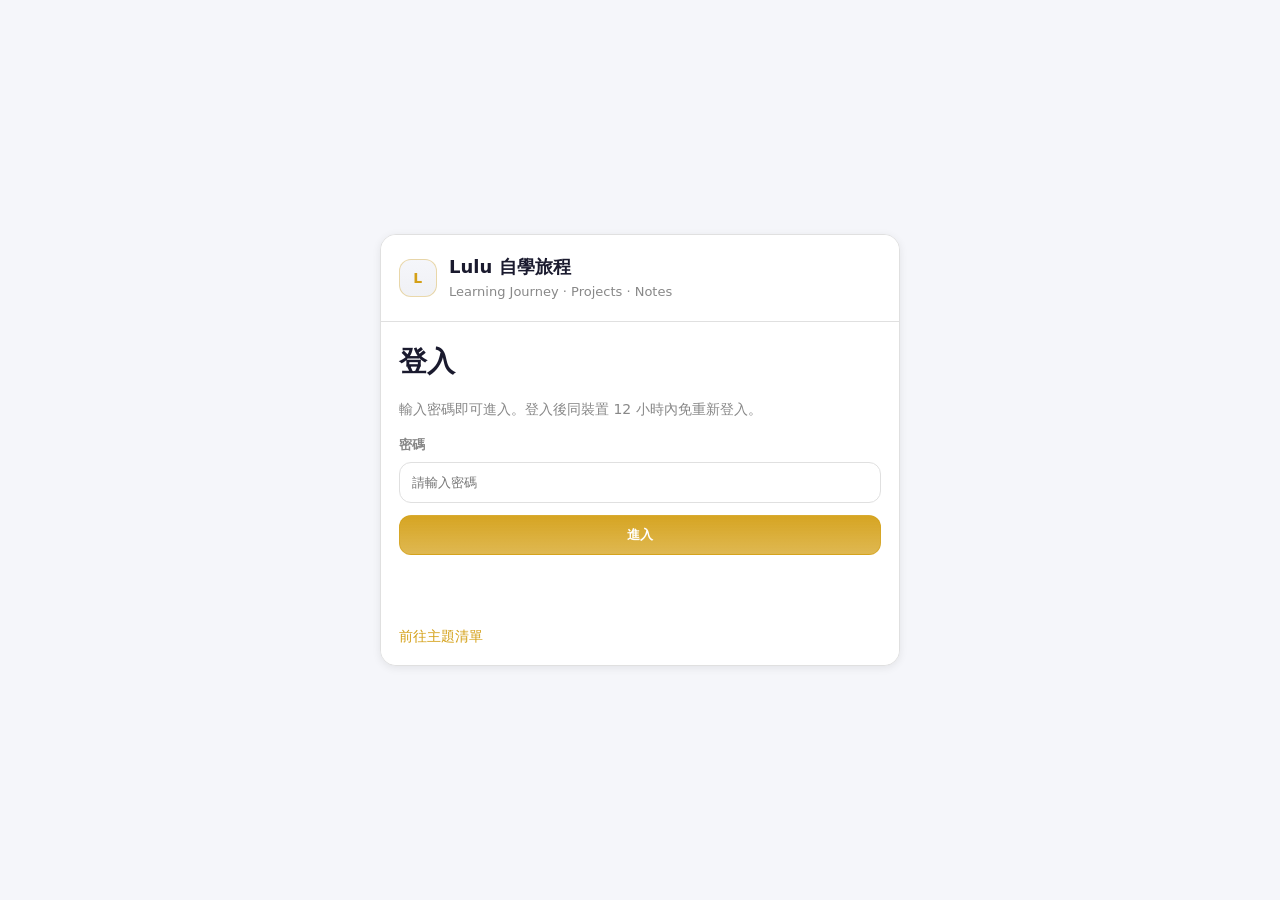
<file: index.html>
<!doctype html>
<html lang="zh-Hant">
  <head>
    <meta charset="UTF-8" />
    <meta name="viewport" content="width=device-width, initial-scale=1.0" />
    <title>Lulu 自學旅程｜登入</title>
    <link rel="stylesheet" href="./assets/style.css" />
  </head>
  <body>
    <main class="auth-shell">
      <section class="auth-card">
        <header class="auth-header">
          <div class="brand">
            <div class="brand-mark" aria-hidden="true">L</div>
            <div class="brand-text">
              <div class="brand-title">Lulu 自學旅程</div>
              <div class="brand-subtitle">Learning Journey · Projects · Notes</div>
            </div>
          </div>
        </header>

        <div class="auth-body">
          <h1 class="page-title">登入</h1>
          <p class="muted">
            輸入密碼即可進入。登入後同裝置 12 小時內免重新登入。
          </p>

          <form id="loginForm" class="form" autocomplete="off">
            <label class="field">
              <span class="field-label">密碼</span>
              <div class="field-control">
                <input
                  id="password"
                  name="password"
                  type="password"
                  inputmode="text"
                  placeholder="請輸入密碼"
                  required
                />
              </div>
            </label>

            <button class="btn btn-primary" type="submit">進入</button>
            <div id="loginError" class="form-error" role="alert" aria-live="polite"></div>
          </form>
        </div>

        <footer class="auth-footer">
          <a class="link" href="./topics.html">前往主題清單</a>
        </footer>
      </section>
    </main>

    <script src="./assets/auth.js"></script>
    <script>
      // 你之後可自行改密碼（大小寫需一致）
      const PASSWORD = "0702";

      // 若已登入且仍在 12 小時有效期，直接跳轉
      if (window.Auth && Auth.isLoggedIn()) {
        window.location.replace("./topics.html");
      }

      const form = document.getElementById("loginForm");
      const input = document.getElementById("password");
      const errorEl = document.getElementById("loginError");

      form.addEventListener("submit", (e) => {
        e.preventDefault();
        errorEl.textContent = "";

        const ok = Auth.login(input.value, PASSWORD);
        if (!ok) {
          errorEl.textContent = "密碼錯誤，請再試一次。";
          input.focus();
          input.select();
          return;
        }

        window.location.replace("./topics.html");
      });
    </script>
  </body>
</html>
</file>
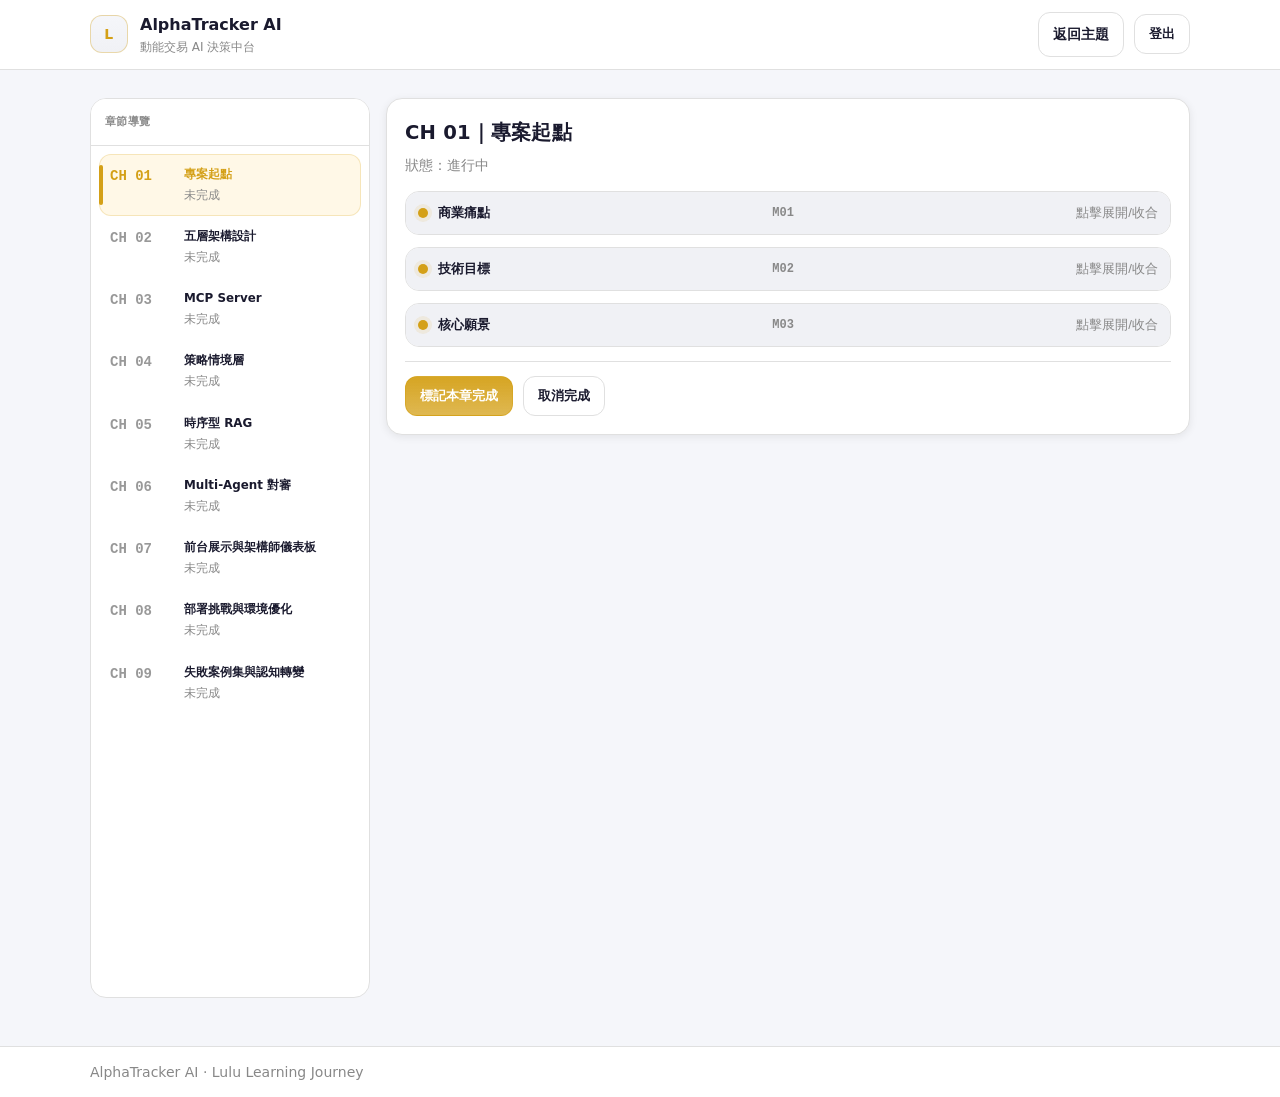
<file: alphatracker/index.html>
<!doctype html>
<html lang="zh-Hant">
  <head>
    <meta charset="UTF-8" />
    <meta name="viewport" content="width=device-width, initial-scale=1.0" />
    <title>Lulu 自學旅程｜AlphaTracker AI</title>
    <link rel="stylesheet" href="../assets/style.css" />
  </head>
  <body>
    <div class="app-shell">
      <header class="topbar">
        <div class="container topbar-inner">
          <div class="brand small">
            <div class="brand-mark" aria-hidden="true">L</div>
            <div class="brand-text">
              <div class="brand-title">AlphaTracker AI</div>
              <div class="brand-subtitle">動能交易 AI 決策中台</div>
            </div>
          </div>

          <div class="topbar-actions">
            <a class="btn btn-ghost" href="../topics.html">返回主題</a>
            <button id="logoutBtn" class="btn btn-ghost" type="button">登出</button>
          </div>
        </div>
      </header>

      <main class="container page">
        <div class="split">
          <aside class="sidebar" aria-label="章節導覽">
            <div class="sidebar-header">
              <p class="sidebar-title">章節導覽</p>
            </div>
            <nav class="nav" id="chapterNav"></nav>
          </aside>

          <section>
            <div class="mobile-chapter-select">
              <select id="chapterSelect" aria-label="選擇章節"></select>
            </div>

            <article class="content" id="content">
              <h1 class="chapter-title" id="chapterTitle">載入中…</h1>
              <p class="chapter-subtitle" id="chapterSubtitle"></p>
              <div id="modules"></div>

              <div class="chapter-actions">
                <button class="btn btn-primary" id="markDoneBtn" type="button">
                  標記本章完成
                </button>
                <button class="btn btn-ghost" id="markUndoneBtn" type="button">
                  取消完成
                </button>
              </div>
            </article>
          </section>
        </div>
      </main>

      <footer class="footer">
        <div class="container footer-inner">
          <span class="muted">AlphaTracker AI · Lulu Learning Journey</span>
        </div>
      </footer>
    </div>

    <script src="../assets/auth.js"></script>
    <script src="./chapters.js"></script>
    <script>
      Auth.requireLogin();

      document.getElementById("logoutBtn").addEventListener("click", () => {
        Auth.logout();
        window.location.replace("../index.html");
      });

      const navEl = document.getElementById("chapterNav");
      const selectEl = document.getElementById("chapterSelect");
      const titleEl = document.getElementById("chapterTitle");
      const subtitleEl = document.getElementById("chapterSubtitle");
      const modulesEl = document.getElementById("modules");
      const doneBtn = document.getElementById("markDoneBtn");
      const undoneBtn = document.getElementById("markUndoneBtn");

      const data = window.AlphaTrackerChapters;
      const chapters = (data && data.chapters) || [];
      const OVERRIDES_KEY = "lulu_content_overrides";

      function pad2(n) {
        return String(n).padStart(2, "0");
      }

      function flatModuleKey(chapterId, moduleIdx) {
        const chNum = Number(String(chapterId).replace("CH ", ""));
        return `ch${pad2(chNum)}_m${pad2(moduleIdx + 1)}`;
      }

      function readOverrides() {
        try {
          const raw = localStorage.getItem(OVERRIDES_KEY);
          if (!raw) return null;
          const parsed = JSON.parse(raw);
          if (!parsed || typeof parsed !== "object") return null;
          return parsed;
        } catch {
          return null;
        }
      }

      function getModuleOverride(chapterId, moduleIdx) {
        const ov = readOverrides();
        if (!ov) return null;

        // New admin format (flat keys): { "ch01_m01": { title, concept, content, image_base64 }, ... }
        const flat = ov[flatModuleKey(chapterId, moduleIdx)];
        if (flat && typeof flat === "object") {
          const mapped = {};
          if (typeof flat.title === "string") mapped.title = flat.title;
          if (typeof flat.concept === "string") mapped.coreConcept = flat.concept;
          if (typeof flat.content === "string") mapped.paragraphs = [flat.content];
          if (typeof flat.image_base64 === "string" && flat.image_base64.trim()) {
            mapped.images = [flat.image_base64];
          }
          return mapped;
        }

        // Backward compatible (older nested format)
        const ch = ov && ov.chapters && ov.chapters[chapterId];
        const mod = ch && ch.modules && ch.modules[String(moduleIdx)];
        return mod && typeof mod === "object" ? mod : null;
      }

      function chapterKey(chId) {
        return `alphatracker:completed:${chId}`;
      }

      function isDone(chId) {
        return localStorage.getItem(chapterKey(chId)) === "1";
      }

      function setDone(chId, yes) {
        if (yes) localStorage.setItem(chapterKey(chId), "1");
        else localStorage.removeItem(chapterKey(chId));
      }

      function getInitialChapterId() {
        const params = new URLSearchParams(window.location.search);
        const q = (params.get("ch") || "").trim().toUpperCase();
        if (q) {
          const normalized = q.startsWith("CH") ? q : `CH ${q}`;
          const hit = chapters.find((c) => c.id === normalized);
          if (hit) return hit.id;
        }
        return chapters[0] ? chapters[0].id : "CH 01";
      }

      function renderNav(activeId) {
        navEl.innerHTML = "";
        for (const ch of chapters) {
          const a = document.createElement("a");
          a.href = `./index.html?ch=${encodeURIComponent(ch.id.replace("CH ", ""))}`;
          if (ch.id === activeId) a.classList.add("active");

          const left = document.createElement("div");
          left.className = "ch-id";
          left.textContent = ch.id;

          const right = document.createElement("div");
          const name = document.createElement("div");
          name.className = "ch-name";
          name.textContent = ch.title;

          const desc = document.createElement("div");
          desc.className = "ch-desc";
          desc.textContent = isDone(ch.id) ? "已完成" : "未完成";

          right.appendChild(name);
          right.appendChild(desc);

          a.appendChild(left);
          a.appendChild(right);
          navEl.appendChild(a);
        }
      }

      function renderSelect(activeId) {
        selectEl.innerHTML = "";
        for (const ch of chapters) {
          const opt = document.createElement("option");
          opt.value = ch.id;
          opt.textContent = `${ch.id}｜${ch.title}${isDone(ch.id) ? "（完成）" : ""}`;
          if (ch.id === activeId) opt.selected = true;
          selectEl.appendChild(opt);
        }
      }

      function renderModules(chapter) {
        modulesEl.innerHTML = "";
        chapter.modules.forEach((m, idx) => {
          const override = getModuleOverride(chapter.id, idx) || {};
          const merged = {
            ...m,
            ...override,
          };

          const wrap = document.createElement("section");
          wrap.className = "module";

          const btn = document.createElement("button");
          btn.type = "button";
          btn.className = "module-toggle";
          btn.setAttribute("aria-expanded", "false");

          const left = document.createElement("div");
          left.className = "module-title";

          const dot = document.createElement("span");
          dot.className = "dot";
          dot.setAttribute("aria-hidden", "true");

          const title = document.createElement("span");
          title.textContent = merged.title;

          const icon = document.createElement("span");
          icon.className = "module-icon";
          icon.textContent = `M${String(idx + 1).padStart(2, "0")}`;

          left.appendChild(dot);
          left.appendChild(title);

          const right = document.createElement("span");
          right.className = "muted";
          right.textContent = "點擊展開/收合";

          btn.appendChild(left);
          btn.appendChild(icon);
          btn.appendChild(right);

          const body = document.createElement("div");
          body.className = "module-body";

          const label = document.createElement("div");
          label.className = "label-gold";
          label.textContent = "核心概念";

          const concept = document.createElement("p");
          concept.className = "p content-text";
          concept.innerHTML = formatRichText(merged.coreConcept || "");

          body.appendChild(label);
          body.appendChild(concept);

          (merged.paragraphs || []).forEach((p) => {
            const el = document.createElement("p");
            el.className = "p content-text";
            el.innerHTML = formatRichText(p);
            body.appendChild(el);
          });

          if (merged.code) {
            const code = document.createElement("pre");
            code.className = "code";
            code.textContent = merged.code;
            body.appendChild(code);
          }

          if (Array.isArray(merged.images) && merged.images.length) {
            merged.images.forEach((src) => {
              const img = document.createElement("img");
              img.className = "module-image";
              img.src = src;
              img.alt = "Module image";
              body.appendChild(img);
            });
          }

          btn.addEventListener("click", () => {
            const open = wrap.classList.toggle("open");
            btn.setAttribute("aria-expanded", open ? "true" : "false");
          });

          wrap.appendChild(btn);
          wrap.appendChild(body);
          modulesEl.appendChild(wrap);
        });
      }

      function escapeHtml(str) {
        return String(str)
          .replaceAll("&", "&amp;")
          .replaceAll("<", "&lt;")
          .replaceAll(">", "&gt;")
          .replaceAll('"', "&quot;")
          .replaceAll("'", "&#39;");
      }

      function formatRichText(text) {
        return escapeHtml(text)
          .replace(/\n/g, "<br>")
          .replace(/\[\[(.*?)\]\]/g, '<span class="highlight">$1</span>');
      }

      function renderChapterById(chId) {
        const chapter = chapters.find((c) => c.id === chId) || chapters[0];
        if (!chapter) return;

        titleEl.textContent = `${chapter.id}｜${chapter.title}`;
        subtitleEl.textContent = isDone(chapter.id) ? "狀態：已完成" : "狀態：進行中";
        renderModules(chapter);
        renderNav(chapter.id);
        renderSelect(chapter.id);

        doneBtn.onclick = () => {
          setDone(chapter.id, true);
          renderChapterById(chapter.id);
        };
        undoneBtn.onclick = () => {
          setDone(chapter.id, false);
          renderChapterById(chapter.id);
        };
      }

      selectEl.addEventListener("change", () => {
        const chId = selectEl.value;
        const params = new URLSearchParams(window.location.search);
        params.set("ch", chId.replace("CH ", ""));
        window.location.search = params.toString();
      });

      const initial = getInitialChapterId();
      renderChapterById(initial);
    </script>
  </body>
</html>
</file>
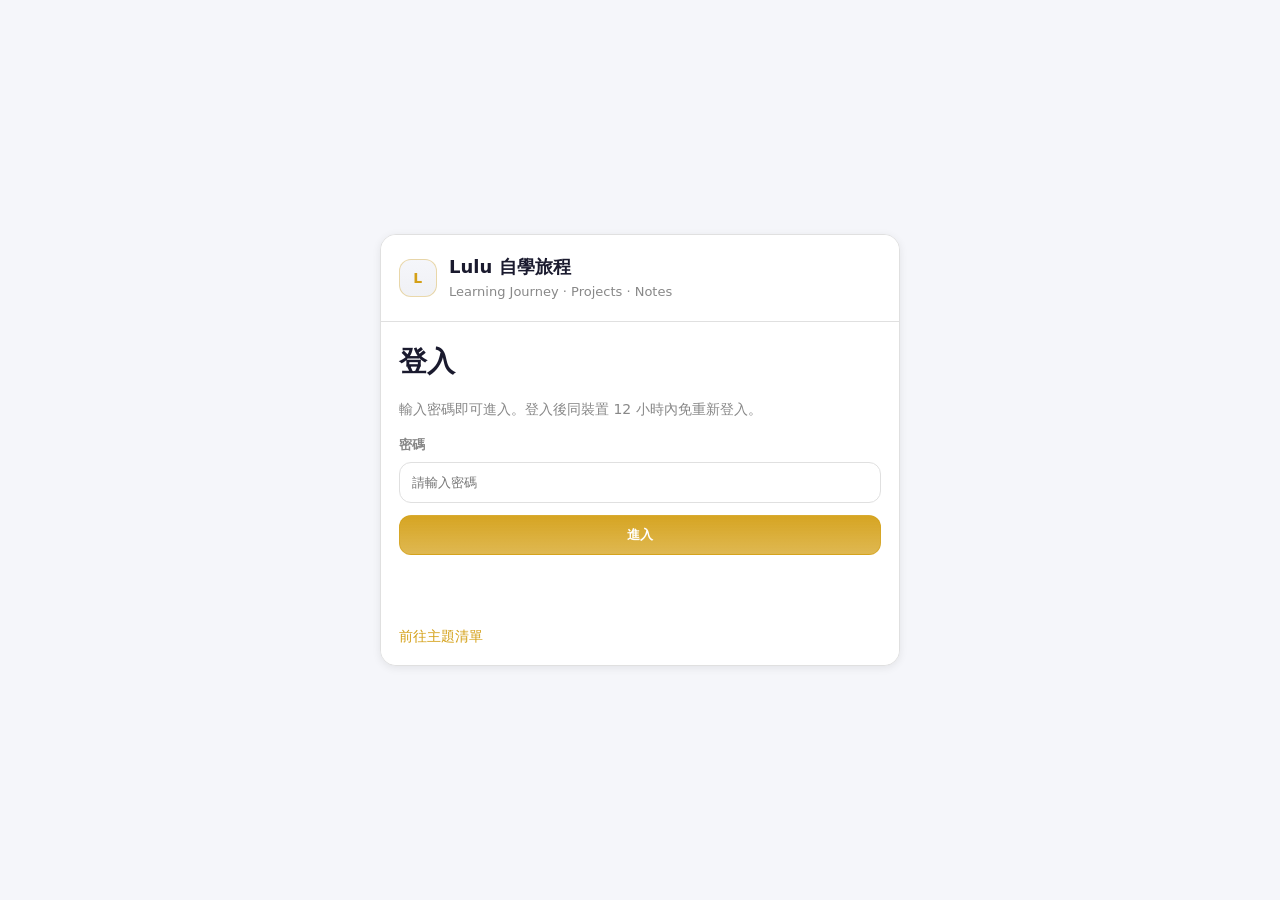
<file: admin.html>
<!doctype html>
<html lang="zh-Hant">
  <head>
    <meta charset="UTF-8" />
    <meta name="viewport" content="width=device-width, initial-scale=1.0" />
    <title>Lulu 後台編輯器</title>
    <link rel="stylesheet" href="./assets/style.css" />
  </head>
  <body>
    <div class="app-shell">
      <header class="topbar">
        <div class="container topbar-inner">
          <div class="brand small">
            <div class="brand-mark" aria-hidden="true">L</div>
            <div class="brand-text">
              <div class="brand-title">Lulu 後台編輯器</div>
              <div class="brand-subtitle">Admin</div>
            </div>
          </div>

          <div class="topbar-actions">
            <a class="btn btn-ghost" href="./topics.html">返回網站</a>
          </div>
        </div>
      </header>

      <main class="container page">
        <div class="admin-layout">
          <aside class="admin-panel">
            <h2>章節選擇</h2>
            <div class="admin-field">
              <label for="chapterSelect">章節</label>
              <select id="chapterSelect" aria-label="章節選擇"></select>
            </div>

            <div class="admin-actions">
              <button id="exportBtn" class="btn btn-primary" type="button">匯出 JSON</button>
              <button id="clearBtn" class="btn" type="button">清除本章覆蓋</button>
            </div>

            <p class="muted" style="margin-top: 12px">
              所有修改會自動儲存到 localStorage（key: <code>lulu_content_overrides</code>）。
            </p>
          </aside>

          <section class="admin-panel">
            <h2 id="editorTitle">編輯區</h2>
            <div id="modules" class="admin-modules"></div>
          </section>
        </div>
      </main>

      <footer class="footer">
        <div class="container footer-inner">
          <span class="muted">Admin · Lulu Learning Journey</span>
        </div>
      </footer>
    </div>

    <script src="./assets/auth.js"></script>
    <script src="./alphatracker/chapters.js"></script>
    <script>
      Auth.requireLogin();

      const STORAGE_KEY = "lulu_content_overrides";
      const chaptersAll = (window.AlphaTrackerChapters && AlphaTrackerChapters.chapters) || [];
      const chapters = chaptersAll.filter((c) => {
        const n = Number(String(c.id).replace("CH ", ""));
        return Number.isFinite(n) && n >= 1 && n <= 9;
      });

      const chapterSelectEl = document.getElementById("chapterSelect");
      const editorTitleEl = document.getElementById("editorTitle");
      const modulesEl = document.getElementById("modules");
      const exportBtn = document.getElementById("exportBtn");
      const clearBtn = document.getElementById("clearBtn");

      const saveBtn = document.createElement("button");
      saveBtn.type = "button";
      saveBtn.className = "btn btn-primary";
      saveBtn.textContent = "儲存目前章節";

      const exportAllBtn = document.createElement("button");
      exportAllBtn.type = "button";
      exportAllBtn.className = "btn";
      exportAllBtn.textContent = "匯出全部內容 JSON";

      const clearChapterBtn = document.createElement("button");
      clearChapterBtn.type = "button";
      clearChapterBtn.className = "btn";
      clearChapterBtn.textContent = "清除此章節覆蓋";

      const footerActions = document.createElement("div");
      footerActions.className = "admin-actions";
      footerActions.style.marginTop = "12px";
      footerActions.appendChild(saveBtn);
      footerActions.appendChild(exportAllBtn);
      footerActions.appendChild(clearChapterBtn);
      modulesEl.insertAdjacentElement("beforebegin", footerActions);

      const savedEl = document.createElement("span");
      savedEl.className = "muted";
      savedEl.style.marginLeft = "8px";
      savedEl.style.fontWeight = "900";
      savedEl.textContent = "";
      footerActions.appendChild(savedEl);

      function pad2(n) {
        return String(n).padStart(2, "0");
      }

      function moduleKey(chId, moduleIdx) {
        const chNum = Number(String(chId).replace("CH ", ""));
        return `ch${pad2(chNum)}_m${pad2(moduleIdx + 1)}`;
      }

      function readOverrides() {
        try {
          const raw = localStorage.getItem(STORAGE_KEY);
          if (!raw) return {};
          const parsed = JSON.parse(raw);
          if (!parsed || typeof parsed !== "object") return {};
          return parsed;
        } catch {
          return {};
        }
      }

      function writeOverrides(obj) {
        try {
          localStorage.setItem(STORAGE_KEY, JSON.stringify(obj));
          return { ok: true };
        } catch (e) {
          return { ok: false, message: String((e && e.message) || e || "") };
        }
      }

      function getBaseChapter(chId) {
        return chapters.find((c) => c.id === chId) || chapters[0];
      }

      function setModuleOverride(chId, moduleIdx, patch) {
        const key = moduleKey(chId, moduleIdx);
        const overrides = readOverrides();
        const current = overrides[key] && typeof overrides[key] === "object" ? overrides[key] : {};
        overrides[key] = { ...current, ...patch };
        const res = writeOverrides(overrides);
        if (!res.ok) {
          alert("圖片太大，請壓縮後再上傳");
        }
      }

      function clearChapterOverrides(chId) {
        const chNum = Number(String(chId).replace("CH ", ""));
        const prefix = `ch${pad2(chNum)}_`;
        const overrides = readOverrides();
        for (const k of Object.keys(overrides)) {
          if (k.startsWith(prefix)) delete overrides[k];
        }
        writeOverrides(overrides);
      }

      function toDataUrl(file) {
        return new Promise((resolve, reject) => {
          const reader = new FileReader();
          reader.onload = () => resolve(String(reader.result));
          reader.onerror = () => reject(new Error("file read error"));
          reader.readAsDataURL(file);
        });
      }

      function downloadJson(filename, data) {
        const blob = new Blob([JSON.stringify(data, null, 2)], { type: "application/json;charset=utf-8" });
        const url = URL.createObjectURL(blob);
        const a = document.createElement("a");
        a.href = url;
        a.download = filename;
        document.body.appendChild(a);
        a.click();
        a.remove();
        URL.revokeObjectURL(url);
      }

      function renderChapterOptions(activeId) {
        chapterSelectEl.innerHTML = "";
        for (const ch of chapters) {
          const opt = document.createElement("option");
          opt.value = ch.id;
          opt.textContent = `${ch.id}｜${ch.title}`;
          if (ch.id === activeId) opt.selected = true;
          chapterSelectEl.appendChild(opt);
        }
      }

      function renderEditor(chId) {
        const base = getBaseChapter(chId);
        if (!base) return;

        editorTitleEl.textContent = `編輯區｜${base.id}｜${base.title}`;
        modulesEl.innerHTML = "";

        base.modules.forEach((m, idx) => {
          const ov = readOverrides();
          const modOv = ov[moduleKey(chId, idx)] || {};

          const card = document.createElement("div");
          card.className = "module";

          const header = document.createElement("div");
          header.className = "module-toggle";
          header.style.cursor = "default";

          const titleWrap = document.createElement("div");
          titleWrap.className = "module-title";

          const dot = document.createElement("span");
          dot.className = "dot";
          dot.setAttribute("aria-hidden", "true");

          const titleText = document.createElement("span");
          titleText.textContent = `模組 ${idx + 1}：${m.title}`;
          titleWrap.appendChild(dot);
          titleWrap.appendChild(titleText);

          const right = document.createElement("span");
          right.className = "muted";
          right.textContent = "即時儲存";

          header.appendChild(titleWrap);
          header.appendChild(right);

          const body = document.createElement("div");
          body.className = "module-body";
          body.style.display = "block";

          // Title override
          const titleField = document.createElement("div");
          titleField.className = "admin-field";
          const titleLabel = document.createElement("label");
          titleLabel.textContent = "模組標題";
          const titleInput = document.createElement("input");
          titleInput.value = modOv.title ?? m.title;
          titleInput.addEventListener("input", () => setModuleOverride(chId, idx, { title: titleInput.value }));
          titleField.appendChild(titleLabel);
          titleField.appendChild(titleInput);

          // Core concept
          const conceptField = document.createElement("div");
          conceptField.className = "admin-field";
          const conceptLabel = document.createElement("label");
          conceptLabel.textContent = "核心概念（支援換行）";
          const conceptTa = document.createElement("textarea");
          conceptTa.value = modOv.concept ?? (m.coreConcept || "");
          conceptTa.addEventListener("input", () => setModuleOverride(chId, idx, { concept: conceptTa.value }));
          conceptField.appendChild(conceptLabel);
          conceptField.appendChild(conceptTa);

          // Content
          const paraField = document.createElement("div");
          paraField.className = "admin-field";
          const paraLabel = document.createElement("label");
          paraLabel.textContent = "內容段落（支援換行）";
          const paraTa = document.createElement("textarea");
          const baseJoined = (m.paragraphs || []).join("\n");
          paraTa.value = modOv.content ?? baseJoined;
          paraTa.addEventListener("input", () => setModuleOverride(chId, idx, { content: paraTa.value }));
          paraField.appendChild(paraLabel);
          paraField.appendChild(paraTa);

          // Image upload
          const imgField = document.createElement("div");
          imgField.className = "admin-field";
          const imgLabel = document.createElement("label");
          imgLabel.textContent = "圖片區";

          const imgPreview = document.createElement("img");
          imgPreview.className = "module-image";
          imgPreview.style.maxWidth = "220px";
          imgPreview.style.display = modOv.image_base64 ? "block" : "none";
          if (modOv.image_base64) imgPreview.src = modOv.image_base64;

          const imgActions = document.createElement("div");
          imgActions.className = "admin-actions";

          const delImg = document.createElement("button");
          delImg.type = "button";
          delImg.className = "btn";
          delImg.textContent = "刪除圖片";
          delImg.addEventListener("click", () => {
            setModuleOverride(chId, idx, { image_base64: "" });
            renderEditor(chId);
          });

          const imgInput = document.createElement("input");
          imgInput.type = "file";
          imgInput.accept = "image/*";
          imgInput.addEventListener("change", async () => {
            const file = imgInput.files && imgInput.files[0];
            if (!file) return;
            const dataUrl = await toDataUrl(file);
            setModuleOverride(chId, idx, { image_base64: dataUrl });
            renderEditor(chId);
          });
          imgField.appendChild(imgLabel);
          imgField.appendChild(imgPreview);
          imgField.appendChild(imgInput);
          imgActions.appendChild(delImg);
          imgField.appendChild(imgActions);

          body.appendChild(titleField);
          body.appendChild(conceptField);
          body.appendChild(paraField);
          body.appendChild(imgField);

          card.appendChild(header);
          card.appendChild(body);
          modulesEl.appendChild(card);
        });
      }

      function getInitialChapterId() {
        const params = new URLSearchParams(window.location.search);
        const q = (params.get("ch") || "").trim().toUpperCase();
        if (q) {
          const normalized = q.startsWith("CH") ? q : `CH ${q}`;
          const hit = chapters.find((c) => c.id === normalized);
          if (hit) return hit.id;
        }
        return chapters[0] ? chapters[0].id : "CH 01";
      }

      chapterSelectEl.addEventListener("change", () => {
        const chId = chapterSelectEl.value;
        const params = new URLSearchParams(window.location.search);
        params.set("ch", chId.replace("CH ", ""));
        window.location.search = params.toString();
      });

      // Bottom buttons
      saveBtn.addEventListener("click", () => {
        savedEl.textContent = "已儲存 ✓";
        window.setTimeout(() => (savedEl.textContent = ""), 1400);
      });

      exportAllBtn.addEventListener("click", () => {
        const data = readOverrides();
        downloadJson("content_override.json", data);
      });

      clearChapterBtn.addEventListener("click", () => {
        const chId = chapterSelectEl.value;
        clearChapterOverrides(chId);
        renderEditor(chId);
        savedEl.textContent = "已清除 ✓";
        window.setTimeout(() => (savedEl.textContent = ""), 1400);
      });

      // Keep existing buttons in sidebar working too
      exportBtn.addEventListener("click", () => exportAllBtn.click());
      clearBtn.addEventListener("click", () => clearChapterBtn.click());

      const initial = getInitialChapterId();
      renderChapterOptions(initial);
      renderEditor(initial);
    </script>
  </body>
</html>
</file>
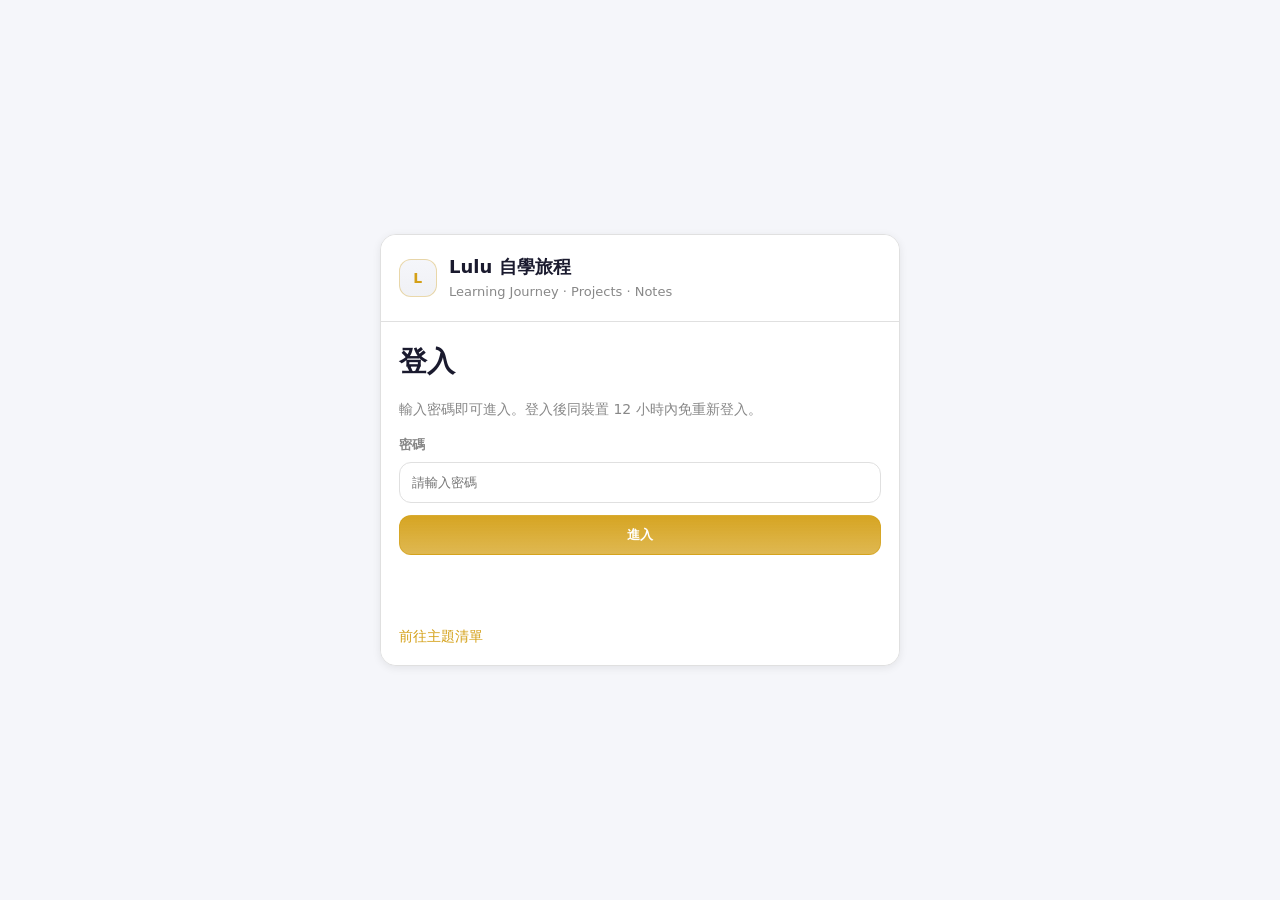
<file: topics.html>
<!doctype html>
<html lang="zh-Hant">
  <head>
    <meta charset="UTF-8" />
    <meta name="viewport" content="width=device-width, initial-scale=1.0" />
    <title>Lulu 自學旅程｜主題清單</title>
    <link rel="stylesheet" href="./assets/style.css" />
  </head>
  <body>
    <div class="app-shell">
      <header class="topbar">
        <div class="container topbar-inner">
          <div class="brand small">
            <div class="brand-mark" aria-hidden="true">L</div>
            <div class="brand-text">
              <div class="brand-title">Lulu 自學旅程</div>
              <div class="brand-subtitle">Topics</div>
            </div>
          </div>

          <div class="topbar-actions">
            <button id="logoutBtn" class="btn btn-ghost" type="button">登出</button>
          </div>
        </div>
      </header>

      <main class="container page">
        <section class="hero">
          <h1 class="page-title">主題清單</h1>
          <p class="muted">
            這裡整理我做過與正在做的學習專案。第一個主題是 AlphaTracker AI。
          </p>
        </section>

        <section class="grid">
          <article class="topic-card" id="alphaCard">
            <div class="topic-card-header">
              <div>
                <h2 class="topic-title">AlphaTracker AI</h2>
                <div class="topic-subtitle">動能交易 AI 決策中台</div>
              </div>
              <div class="status-pill status-inprogress">進行中</div>
            </div>

            <div class="tags">
              <span class="tag">MCP</span>
              <span class="tag">Multi-Agent</span>
              <span class="tag">RAG</span>
              <span class="tag">台股</span>
            </div>

            <div class="progress">
              <div class="progress-meta">
                <span class="muted">章節進度</span>
                <span class="muted" id="alphaProgressText">—</span>
              </div>
              <div class="progress-bar" aria-hidden="true">
                <div class="progress-fill" id="alphaProgressFill" style="width: 0%"></div>
              </div>
            </div>

            <div class="topic-card-footer">
              <a class="btn btn-primary" href="./alphatracker/index.html">進入主題</a>
              <a class="btn btn-ghost" href="./alphatracker/index.html?ch=01">從 CH 01 開始</a>
            </div>
          </article>
        </section>
      </main>

      <footer class="footer">
        <div class="container footer-inner">
          <span class="muted">© Lulu Learning Journey</span>
        </div>
      </footer>
    </div>

    <script src="./assets/auth.js"></script>
    <script src="./alphatracker/chapters.js"></script>
    <script>
      Auth.requireLogin();

      document.getElementById("logoutBtn").addEventListener("click", () => {
        Auth.logout();
        window.location.replace("./index.html");
      });

      // 用 localStorage 記錄「已完成章節」：alphatracker:completed:CH01 = "1"
      function getAlphaProgress() {
        const chapters = (window.AlphaTrackerChapters && AlphaTrackerChapters.chapters) || [];
        const total = chapters.length || 0;
        let done = 0;
        for (const ch of chapters) {
          const key = `alphatracker:completed:${ch.id}`;
          if (localStorage.getItem(key) === "1") done += 1;
        }
        return { done, total };
      }

      const { done, total } = getAlphaProgress();
      const percent = total ? Math.round((done / total) * 100) : 0;
      document.getElementById("alphaProgressText").textContent = `${done}/${total}（${percent}%）`;
      document.getElementById("alphaProgressFill").style.width = `${percent}%`;
    </script>
  </body>
</html>
</file>
<file: assets/style.css>
/* Light theme (site-wide) */
:root{
  --bg-primary:#F5F6FA;
  --bg-secondary:#FFFFFF;
  --bg-card:#FFFFFF;
  --bg-header:#FFFFFF;
  --bg-sidebar:#FFFFFF;
  --bg-module:#FAFAFA;
  --bg-module-header:#F0F1F5;
  --bg-active:#FFF8E7;

  --text-primary:#1A1A2E;
  --text-secondary:#555555;
  --text-muted:#888888;
  --accent-gold:#D4A017;

  --border-color:#E0E0E0;
  --shadow:0 2px 8px rgba(0,0,0,0.08);

  /* Backward-compatible aliases (existing selectors use these) */
  --bg:var(--bg-primary);
  --panel:var(--bg-card);
  --panel-2:var(--bg-module-header);
  --text:var(--text-primary);
  --text-2:#333333;
  --muted:var(--text-muted);
  --gold:var(--accent-gold);
  --border:var(--border-color);
  --radius:16px;
  --radius-sm:12px;
  --mono:ui-monospace, SFMono-Regular, Menlo, Monaco, Consolas, "Liberation Mono", "Courier New", monospace;
  --sans: ui-sans-serif, system-ui, -apple-system, Segoe UI, Roboto, Helvetica, Arial, "Apple Color Emoji","Segoe UI Emoji";
}

*{box-sizing:border-box}
html,body{height:100%}
html{font-size:14px}
body{
  margin:0;
  font-family:var(--sans);
  background:var(--bg-primary);
  color:var(--text);
  line-height:1.6;
}

a{color:inherit; text-decoration:none}
.link{color:var(--gold); text-decoration:none}
.link:hover{opacity:.9; text-decoration:underline}

.container{width:min(1100px, calc(100% - 40px)); margin:0 auto}
.page{padding:28px 0 48px}

.muted{color:var(--muted)}
.page-title{margin:0 0 8px; font-size:28px; letter-spacing:.2px}

.btn{
  appearance:none;
  border:1px solid var(--border);
  background:var(--bg-secondary);
  color:var(--text);
  padding:10px 14px;
  border-radius:12px;
  cursor:pointer;
  font-weight:600;
  transition:transform .06s ease, background .15s ease, border-color .15s ease, opacity .15s ease;
}
.btn:hover{border-color:#D0D0D0; background:#FAFAFA}
.btn:active{transform:translateY(1px)}
.btn-primary{
  background:linear-gradient(180deg, rgba(212,160,23,.95), rgba(212,160,23,.75));
  border-color:rgba(212,160,23,.55);
  color:#FFFFFF;
}
.btn-primary:hover{opacity:.95; background:linear-gradient(180deg, rgba(212,160,23,1), rgba(212,160,23,.8))}
.btn-ghost{background:var(--bg-secondary)}

.brand{display:flex; gap:12px; align-items:center}
.brand.small .brand-title{font-size:16px}
.brand.small .brand-subtitle{font-size:12px}
.brand-mark{
  width:38px; height:38px;
  display:grid; place-items:center;
  border-radius:12px;
  background:linear-gradient(180deg, rgba(245,246,250,1), rgba(240,241,245,1));
  border:1px solid rgba(212,160,23,.35);
  color:var(--gold);
  font-weight:800;
  letter-spacing:.5px;
}
.brand-title{font-size:18px; font-weight:800}
.brand-subtitle{color:var(--muted); font-size:13px}

/* Auth */
.auth-shell{
  min-height:100%;
  display:grid;
  place-items:center;
  padding:28px 18px;
}
.auth-card{
  width:min(520px, 100%);
  border-radius:var(--radius);
  background:var(--bg-card);
  border:1px solid var(--border);
  box-shadow:var(--shadow);
  overflow:hidden;
}
.auth-header, .auth-footer{padding:18px 18px; background:var(--bg-secondary)}
.auth-body{padding:18px 18px 20px}
.form{display:flex; flex-direction:column; gap:12px; margin-top:14px}
.field{display:flex; flex-direction:column; gap:6px}
.field-label{font-weight:700; color:var(--muted); font-size:13px}
.field-control input{
  width:100%;
  padding:12px 12px;
  border-radius:12px;
  border:1px solid var(--border);
  background:var(--bg-secondary);
  color:var(--text);
  outline:none;
}
.field-control input:focus{border-color:rgba(212,160,23,.55); box-shadow:0 0 0 4px rgba(212,160,23,.12)}
.form-error{min-height:20px; color:#B42318}

/* App shell */
.app-shell{min-height:100%; display:flex; flex-direction:column}
.topbar{
  position:sticky; top:0; z-index:5;
  backdrop-filter:saturate(140%) blur(10px);
  background:var(--bg-header);
  border-bottom:1px solid var(--border-color);
}
.topbar-inner{display:flex; align-items:center; justify-content:space-between; padding:12px 0}
.topbar-actions{display:flex; gap:10px; align-items:center}

.footer{margin-top:auto; border-top:1px solid var(--border); background:var(--bg-secondary)}
.footer-inner{padding:14px 0}

/* Topics */
.hero{margin-bottom:18px}
.grid{
  display:grid;
  grid-template-columns:repeat(12, 1fr);
  gap:16px;
}
.topic-card{
  grid-column:span 6;
  border-radius:var(--radius);
  background:var(--bg-card);
  border:1px solid var(--border-color);
  padding:16px;
  box-shadow:var(--shadow);
}
.topic-card--placeholder{opacity:.75}
.topic-card-header{display:flex; justify-content:space-between; align-items:flex-start; gap:14px}
.topic-title{margin:0; font-size:20px}
.topic-subtitle{color:var(--muted); font-weight:600; margin-top:4px}
.status-pill{
  padding:6px 10px;
  border-radius:999px;
  font-size:12px;
  border:1px solid var(--border-color);
  background:#FAFAFA;
  color:var(--muted);
  font-weight:700;
  white-space:nowrap;
}
.status-inprogress{border-color:rgba(212,160,23,.35); color:var(--gold); background:rgba(212,160,23,.08)}
.tags{display:flex; gap:8px; flex-wrap:wrap; margin-top:12px}
.tag{
  font-size:12px; font-weight:700;
  padding:5px 8px;
  border-radius:999px;
  border:1px solid var(--border-color);
  background:#F0F0F0;
  color:#444444;
}
.progress{margin-top:14px}
.progress-meta{display:flex; justify-content:space-between; gap:12px; font-size:13px}
.progress-bar{
  height:10px;
  margin-top:8px;
  background:#F0F1F5;
  border:1px solid var(--border-color);
  border-radius:999px;
  overflow:hidden;
}
.progress-fill{
  height:100%;
  width:0%;
  background:linear-gradient(90deg, rgba(212,160,23,.95), rgba(212,160,23,.55));
}
.topic-card-footer{display:flex; gap:10px; margin-top:14px; flex-wrap:wrap}

/* AlphaTracker layout */
.split{
  display:grid;
  grid-template-columns: 280px 1fr;
  gap:16px;
  align-items:start;
}
.sidebar{
  position:sticky;
  top:0;
  align-self:start;
  border-radius:var(--radius);
  background:var(--bg-sidebar);
  border:1px solid var(--border-color);
  border-right:1px solid var(--border-color);
  overflow-y:auto;
  overflow-x:hidden;
  height:100vh;
}
.sidebar-header{
  padding:14px 14px;
  background:var(--bg-sidebar);
  border-bottom:1px solid var(--border-color);
}
.sidebar-header{font-size:0.8rem}
.sidebar-title{margin:0; font-size:14px; color:var(--muted); font-weight:800; letter-spacing:.3px}
.sidebar-title{font-size:0.8rem}
.nav{padding:8px}
.nav a{
  display:flex;
  gap:10px;
  align-items:flex-start;
  padding:10px 10px;
  border-radius:12px;
  border:1px solid transparent;
  color:var(--text-secondary);
}
.nav a:hover{background:#FAFAFA; border-color:#E8E8E8}
.nav .ch-id{
  font-family:var(--mono);
  color:#999999;
  font-weight:900;
  min-width:64px;
}
.nav .ch-name{color:var(--text-primary); font-weight:800}
.nav-title,.nav .ch-name{font-size:0.85rem}
.nav .ch-desc{color:var(--muted); font-size:12px; margin-top:2px}
.nav a.active{
  background:var(--bg-active);
  border-color:rgba(212,160,23,.22);
  position:relative;
}
.nav a.active .ch-id{color:var(--gold)}
.nav a.active .ch-name{color:var(--gold)}
.nav a.active::before{
  content:"";
  position:absolute;
  left:-1px; top:10px; bottom:10px;
  width:4px;
  border-radius:999px;
  background:var(--gold);
}

.content{
  border-radius:var(--radius);
  background:var(--bg-card);
  border:1px solid var(--border-color);
  padding:18px;
  box-shadow:var(--shadow);
}
.chapter-title{
  margin:0 0 6px;
  font-size:1.4rem;
  letter-spacing:.2px;
}
.chapter-subtitle{margin:0 0 14px; color:var(--muted)}

.module{
  border:1px solid var(--border-color);
  border-radius:14px;
  overflow:hidden;
  margin-top:12px;
  background:var(--bg-module);
}
.module-toggle{
  width:100%;
  padding:12px 12px;
  display:flex;
  align-items:center;
  justify-content:space-between;
  gap:12px;
  background:var(--bg-module-header);
  border:0;
  color:var(--text-primary);
  cursor:pointer;
}
.module-title{
  display:flex;
  align-items:center;
  gap:10px;
  font-weight:900;
}
.module-title{font-size:0.95rem}
.dot{
  width:10px; height:10px;
  border-radius:999px;
  background:var(--gold);
  box-shadow:0 0 0 4px rgba(212,160,23,.10);
}
.module-icon{font-family:var(--mono); color:var(--text-muted); font-weight:800; font-size:12px}
.module-body{padding:12px 12px 14px; display:none}
.module.open .module-body{display:block}

.label-gold{
  display:inline-block;
  font-size:12px;
  font-weight:900;
  letter-spacing:.2px;
  color:var(--gold);
  text-transform:none;
  margin-bottom:6px;
}
.p,.content-text{margin:0 0 10px; color:var(--text-2); font-size:0.9rem}
.highlight{color:var(--gold); font-weight:900}
.code{
  font-family:var(--mono);
  background:var(--bg-primary);
  border:1px solid var(--border-color);
  border-radius:12px;
  padding:10px 10px;
  overflow:auto;
  color:var(--text-primary);
  white-space:pre-wrap;
}

.chapter-actions{
  display:flex; gap:10px; flex-wrap:wrap;
  margin-top:14px;
  padding-top:14px;
  border-top:1px solid var(--border-color);
}

/* Mobile / RWD */
.mobile-chapter-select{
  display:none;
  margin:14px 0 10px;
}
.mobile-chapter-select select{
  width:100%;
  padding:12px 12px;
  border-radius:12px;
  border:1px solid var(--border-color);
  background:var(--bg-secondary);
  color:var(--text-primary);
  outline:none;
}

/* Spec-mapped utility selectors (for future expansion / explicit override) */
header{background:var(--bg-header); border-bottom:1px solid var(--border-color)}
.sidebar{background:var(--bg-sidebar)}
.card,.topic-card,.module-card{background:var(--bg-card); border:1px solid var(--border-color); box-shadow:var(--shadow)}
.chapter-item{color:var(--text-secondary)}
.chapter-item.active{
  color:var(--accent-gold);
  border-left:3px solid var(--accent-gold);
  background:var(--bg-active);
}
button.primary{background:var(--accent-gold); color:#FFFFFF}
button.secondary{background:#FFFFFF; color:var(--text-primary); border:1px solid var(--border-color)}

@media (max-width: 980px){
  .topic-card{grid-column:span 12}
  .split{grid-template-columns: 1fr}
  .sidebar{display:none}
  .mobile-chapter-select{display:block}
  .content{padding:16px}
  .chapter-title{font-size:1.2rem}
  .page-title{font-size:24px}
}

/* Admin editor */
.admin-layout{
  display:grid;
  grid-template-columns: 320px 1fr;
  gap:16px;
  align-items:start;
}
.admin-panel{
  background:var(--bg-card);
  border:1px solid var(--border-color);
  box-shadow:var(--shadow);
  border-radius:var(--radius);
  padding:14px;
}
.admin-panel h2{margin:0 0 10px; font-size:1rem}
.admin-field{display:flex; flex-direction:column; gap:6px; margin-top:10px}
.admin-field label{font-weight:800; color:var(--text-primary); font-size:0.85rem}
.admin-field input,.admin-field textarea,.admin-field select{
  width:100%;
  border:1px solid var(--border-color);
  border-radius:12px;
  padding:10px 10px;
  background:var(--bg-secondary);
  color:var(--text-primary);
  outline:none;
}
.admin-field textarea{min-height:88px; resize:vertical; font-family:var(--sans)}
.admin-actions{display:flex; gap:10px; flex-wrap:wrap; margin-top:12px}
.admin-modules{display:flex; flex-direction:column; gap:12px}
.module-image{
  display:block;
  max-width:100%;
  border-radius:12px;
  border:1px solid var(--border-color);
  margin-top:10px;
}

@media (max-width: 980px){
  .admin-layout{grid-template-columns:1fr}
}
</file>
